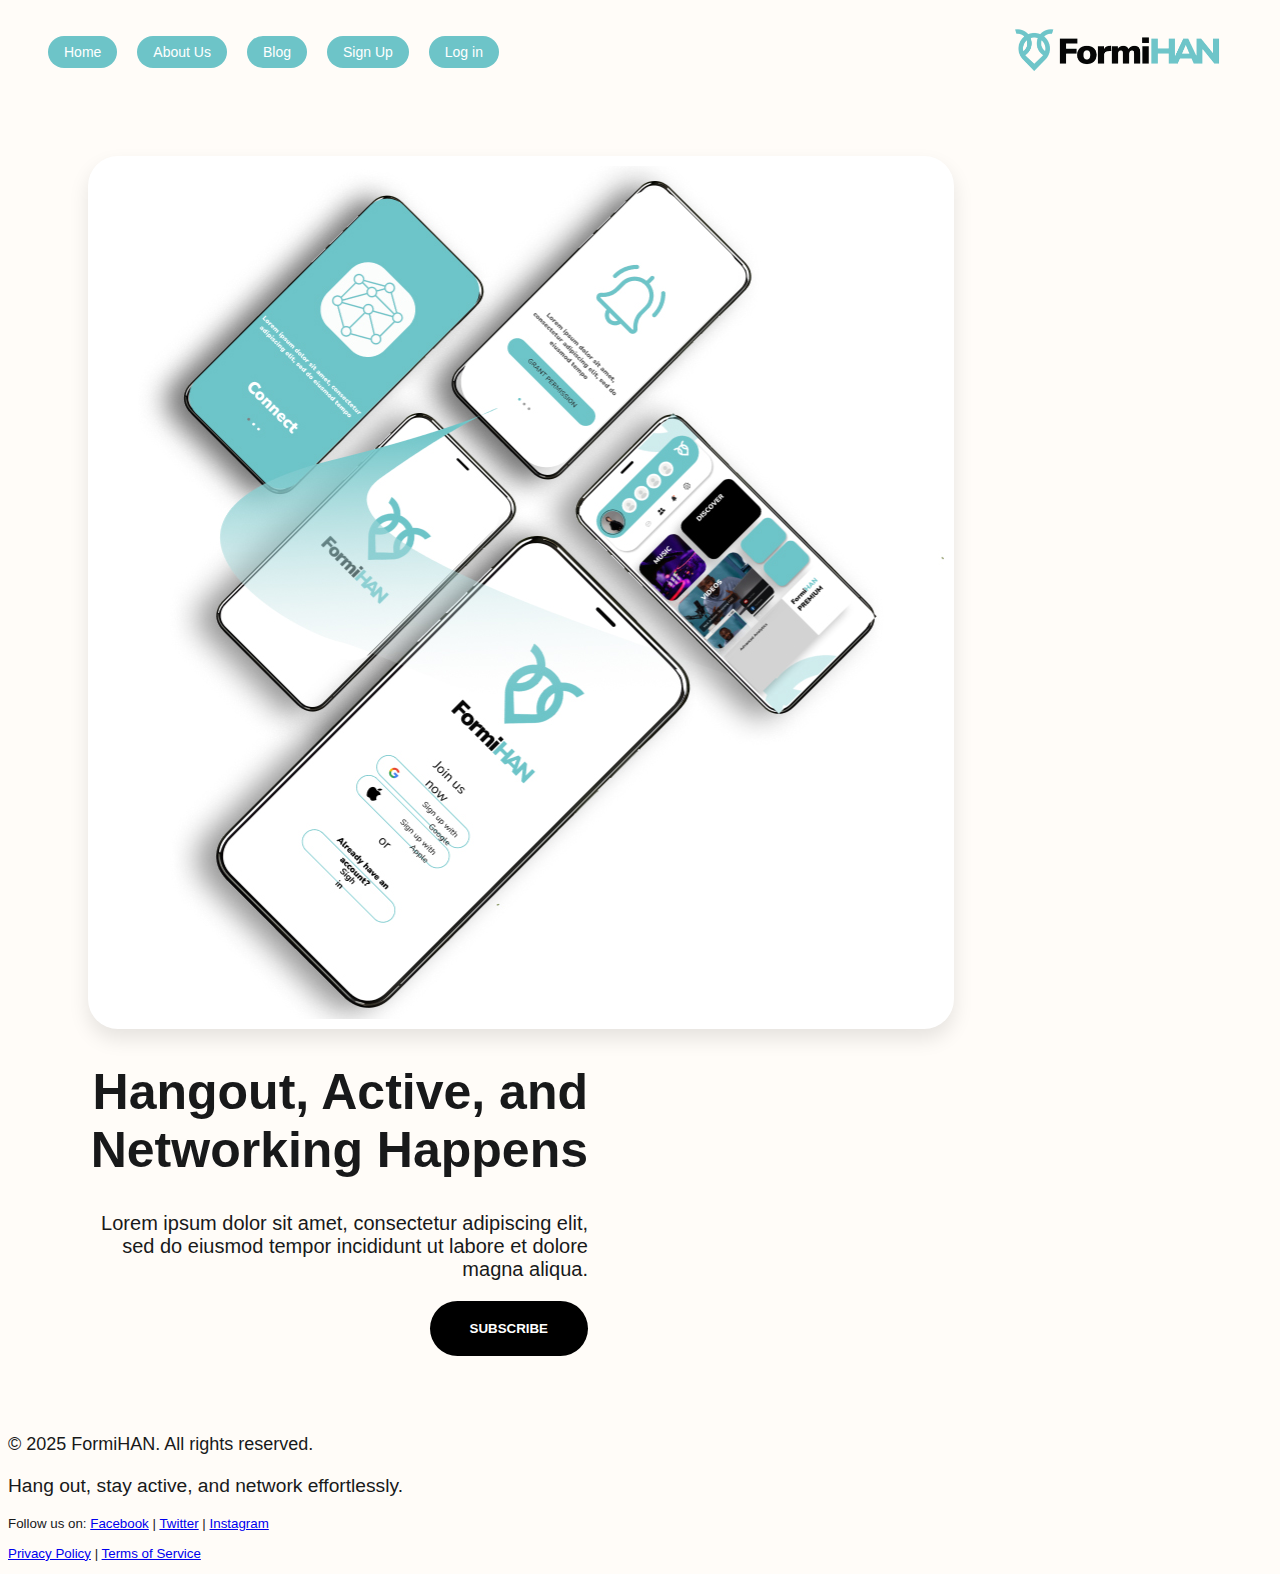
<file: index.html>
<!DOCTYPE html>
<html lang="en">
<head>
    <meta charset="UTF-8">
    <meta name="viewport" content="width=device-width, initial-scale=1.0">
    <title>FormiHAN</title>
    <link rel="stylesheet" href="Home Page - Copy.css">
</head>
<body>
    <header class="header">
         <nav class="header-links">
                <a href="index.html">Home</a>
                <a href="about us.html">About Us</a>
                <a href="Blog.html">Blog</a>
                <a href="midterm.html">Sign Up</a>
                <a href="sign up.html">Log in</a>
    </nav>
     <a href="index.html">
    <img src="logo.png" alt="Logo" class="FormiHAN-logo" />
    </a>
    </header>
    <main class="container">
        <div class="image-phone">
            <img src="phones.jpg" alt="image" class="Phone-image">
        </div>
        <div class="text">
            <h1>Hangout, Active, and Networking Happens</h1>
            <p>Lorem ipsum dolor sit amet, consectetur adipiscing elit, sed do eiusmod tempor incididunt ut labore et dolore magna aliqua.</p>
            <a href="sign up.html">
            <button class="subscribe-button">SUBSCRIBE</button>
            </a>
        </div>
        
    </main>
</body>
<footer>
    <p style="font-size: large;">© 2025 FormiHAN. All rights reserved.</p>
    <p style="font-size: larger;" style="font-weight: bold;">Hang out, stay active, and network effortlessly.</p>
    <p style="font-size: smaller;">
        Follow us on:
        <a href="https://www.facebook.com/watch/?ref=tab">Facebook</a> | <a href="https://x.com/home">Twitter</a> | <a href="https://www.instagram.com/">Instagram</a>
    <br></br>
    <a href="#">Privacy Policy</a> | <a href="#">Terms of Service</a></p>
</footer>

</html>
</file>
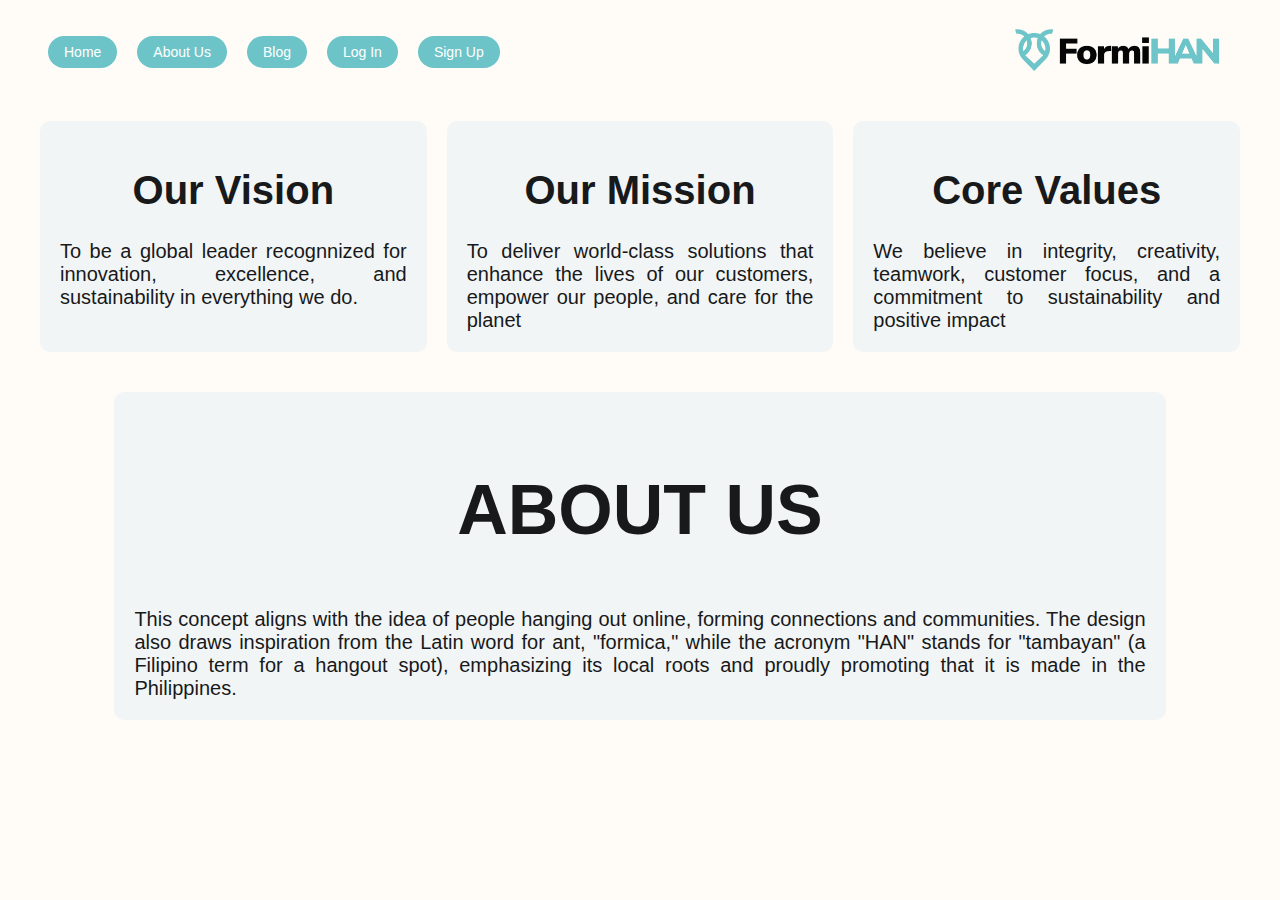
<file: about us.html>
<!DOCTYPE html>
<html lang="en">
<head>
    <meta charset="UTF-8">
    <meta name="viewport" content="width=device-width, initial-scale=1.0">
    <title>FormiHAN</title>
    <link rel="stylesheet" href="about us.css">
</head>
<body>
    <header class="header">
         <nav class="header-links">
                <a href="index.html">Home</a>
                <a href="about us.html">About Us</a>
                <a href="Blog.html">Blog</a>
                <a href="midterm.html">Log In</a>
                <a href="sign up.html">Sign Up</a>
    </nav>
    <a href="index.html">
    <img src="logo.png" alt="Logo" class="FormiHAN-logo" />
    </a>
    </header>
    <main class="container">
            <div class="VMGO">
                <h1>Our Vision</h1>
                <p>To be a global leader recognnized for innovation, excellence, and sustainability in everything we do.</p>
            </div>
            <div class="VMGO">
                <h1>Our Mission</h1>
                <p>To deliver world-class solutions that enhance the lives of our customers, empower our people, and care for the planet</p>
            </div>
            <div class="VMGO">
                <h1>Core Values</h1>
                <p>We believe in integrity, creativity, teamwork, customer focus, and a commitment to sustainability and positive impact</p>
            </div> 
    </main>
    <div class="Aboutus">
        <h2>ABOUT US</h2>
        <p>This concept aligns with the idea of people hanging out online, forming connections and communities. The design also draws inspiration from the Latin word for ant, "formica," while the acronym "HAN" stands for "tambayan" (a Filipino term for a hangout spot), emphasizing its local roots and proudly promoting that it is made in the Philippines.</p>
    </div>
</body>
</html>
</file>
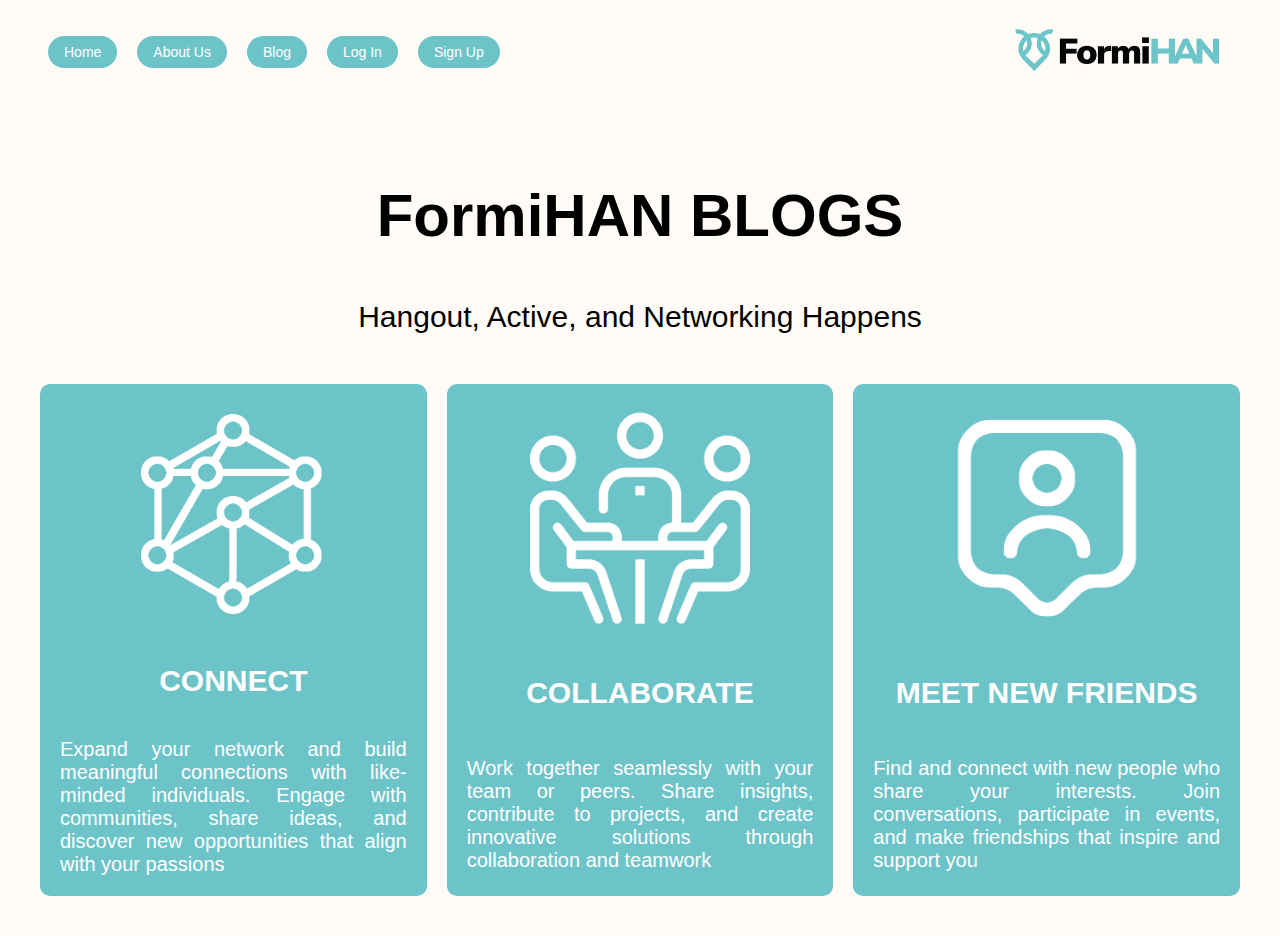
<file: Blog.html>
<!DOCTYPE html>
<html lang="en">
<head>
    <meta charset="UTF-8">
    <meta name="viewport" content="width=device-width, initial-scale=1.0">
    <title>FormiHAN</title>
    <link rel="stylesheet" href="Blog.css">
</head>
<body>
    <header class="header">
         <nav class="header-links">
                <a href="index.html">Home</a>
                <a href="about us.html">About Us</a>
                <a href="Blog.html">Blog</a>
                <a href="Midterm.html">Log In</a>
                <a href="sign up.html">Sign Up</a>
    </nav>
    <a href="index.html">
    <img src="logo.png" alt="Logo" class="FormiHAN-logo" />
    </a>
    </header>
    <div class="BLOGS-MAIN">
        <h2>FormiHAN BLOGS</h2>
        <p>Hangout, Active, and Networking Happens</p>
    </div>
    <main class="container">
            <div class="BLOG">
                <img src="network.png" alt="Network" class="Blog-logo" />
                <h1>CONNECT</h1>
                <p>Expand your network and build meaningful connections with like-minded individuals. Engage with communities, share ideas, and discover new opportunities that align with your passions</p>
            </div>
            <div class="BLOG">
                <img src="meeting.png" alt="Meeting" class="Blog-logo" />
                <h1>COLLABORATE</h1>
                <p>Work together seamlessly with your team or peers. Share insights, contribute to projects, and create innovative solutions through collaboration and teamwork</p>
            </div>
            <div class="BLOG">
                <img src="user 2.png" alt="User" class="Blog-logo" />
                <h1>MEET NEW FRIENDS</h1>
                <p>Find and connect with new people who share your interests. Join conversations, participate in events, and make friendships that inspire and support you</p>
            </div> 
    </main>
</body>
</html>
</file>
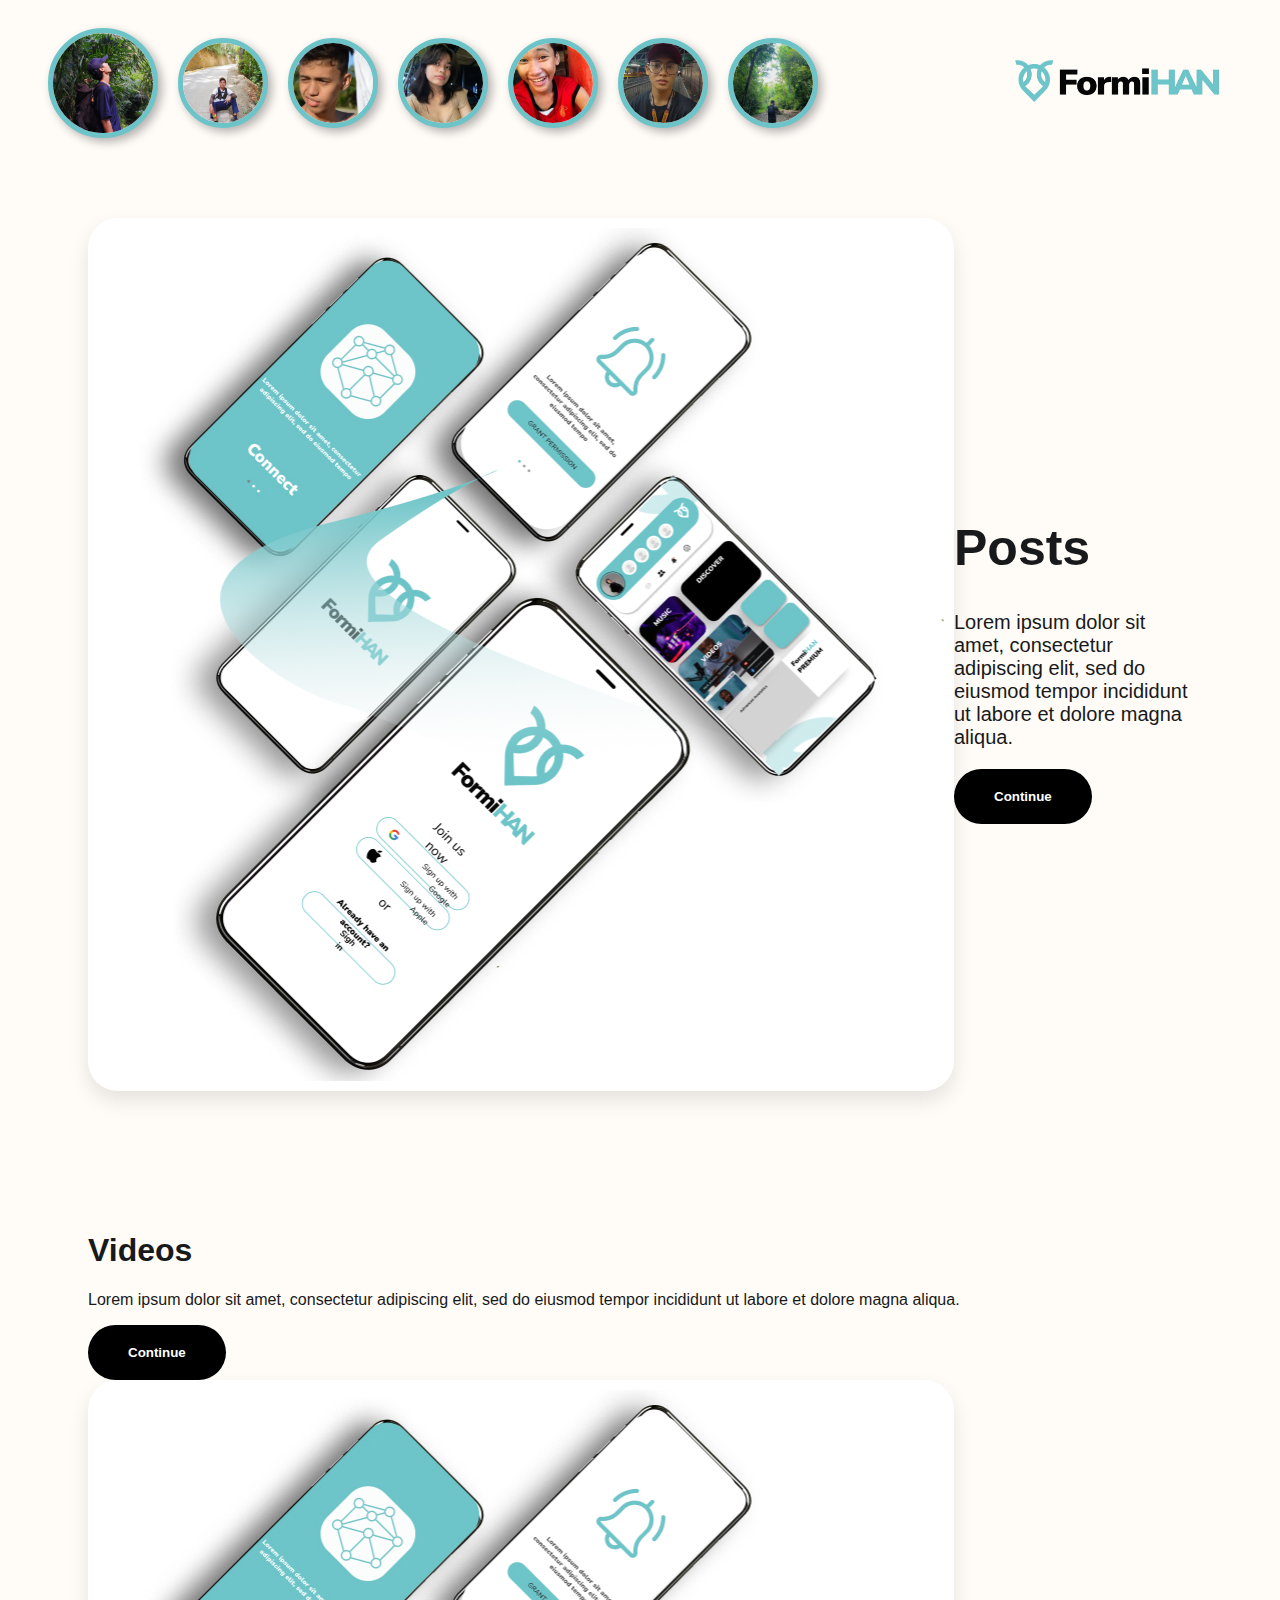
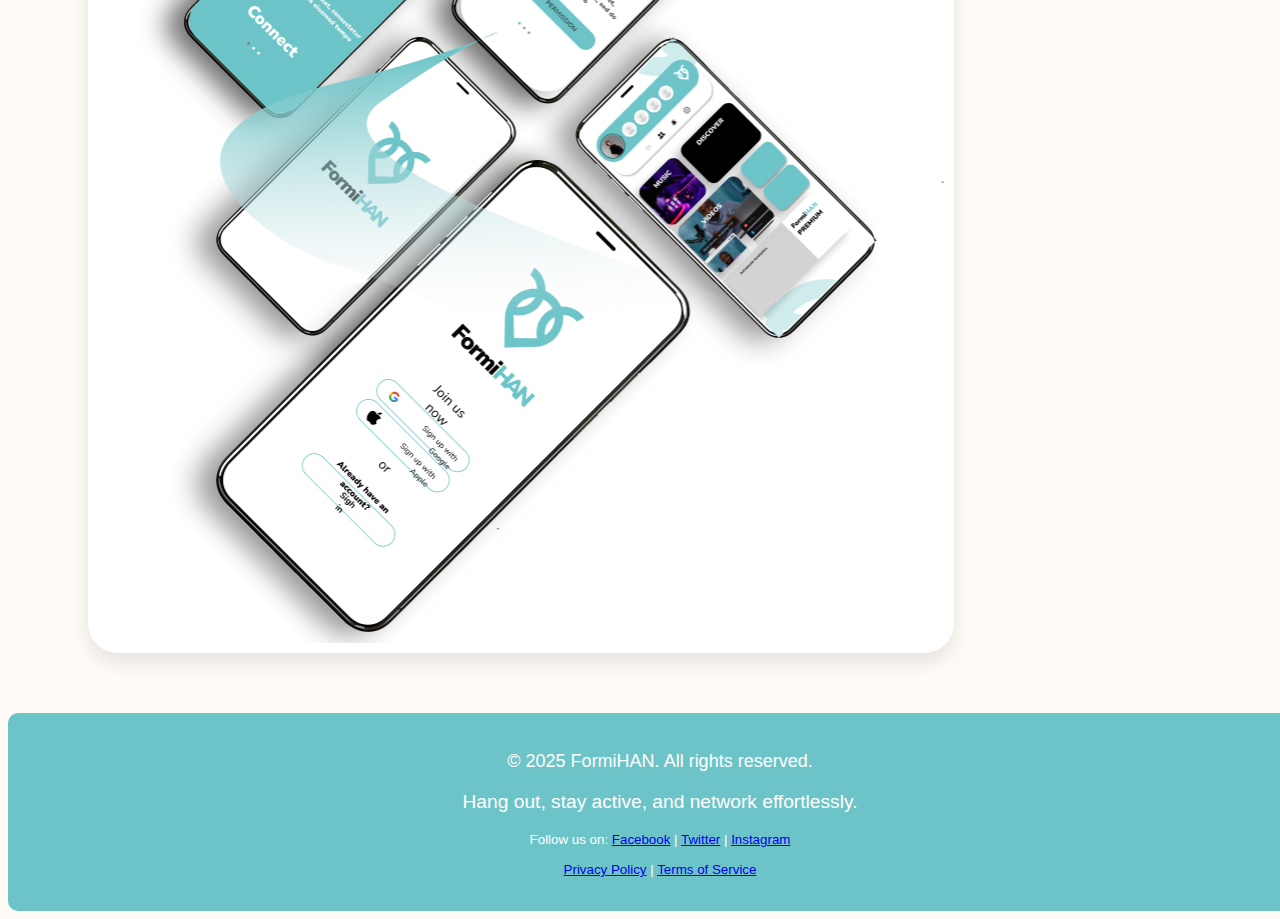
<file: Feeds.html>
<!DOCTYPE html>
<html lang="en">
<head>
    <meta charset="UTF-8">
    <meta name="viewport" content="width=device-width, initial-scale=1.0">
    <title>HOME</title>
    <link rel="stylesheet" href="Feeds.css">
</head>
<body>
    <header class="header">
         <nav class="header-links">
                <div class="circle-L">
                    <img src="rhon profile.jpg" alt="Profile Picture">
                </div>
                <div class="circle">
                    <img src="hernan.jpg" alt="Profile Picture">
                </div>
                <div class="circle">
                    <img src="jovan.jpg" alt="Profile Picture">
                </div>
                <div class="circle">
                    <img src="thea.jpg" alt="Profile Picture">
                </div>
                <div class="circle">
                    <img src="roman.jpg" alt="Profile Picture">
                </div>
                <div class="circle">
                    <img src="Glenn.jpg" alt="Profile Picture">
                </div>
                <div class="circle">
                    <img src="eric.jpg" alt="Profile Picture">
                </div>
    </nav>
     <a href="index.html">
    <img src="logo.png" alt="Logo" class="FormiHAN-logo" />
    </a>
    </header>
    <main class="container">
        <div class="image-phone">
            <img src="phones.jpg" alt="image" class="Phone-image">
        </div>
        <div class="text">
            <h1>Posts</h1>
            <p>Lorem ipsum dolor sit amet, consectetur adipiscing elit, sed do eiusmod tempor incididunt ut labore et dolore magna aliqua.</p>
            <button class="subscribe-button">Continue</button>
        </div> 
    </main>
    <main class="container">
        <div class="text2">
            <h1>Videos</h1>
            <p>Lorem ipsum dolor sit amet, consectetur adipiscing elit, sed do eiusmod tempor incididunt ut labore et dolore magna aliqua.</p>
            <button class="subscribe-button">Continue</button>
        </div> 
         <div class="image-phone2">
            <img src="phones.jpg" alt="image" class="Phone-image">
        </div>
    </main>
</body>
<footer>
    <p style="font-size: large;">© 2025 FormiHAN. All rights reserved.</p>
    <p style="font-size: larger;" style="font-weight: bold;">Hang out, stay active, and network effortlessly.</p>
    <p style="font-size: smaller;">
        Follow us on:
        <a href="https://www.facebook.com/watch/?ref=tab">Facebook</a> | <a href="https://x.com/home">Twitter</a> | <a href="https://www.instagram.com/">Instagram</a>
    <br></br>
    <a href="#">Privacy Policy</a> | <a href="#">Terms of Service</a></p>
</footer>

</html>
</file>
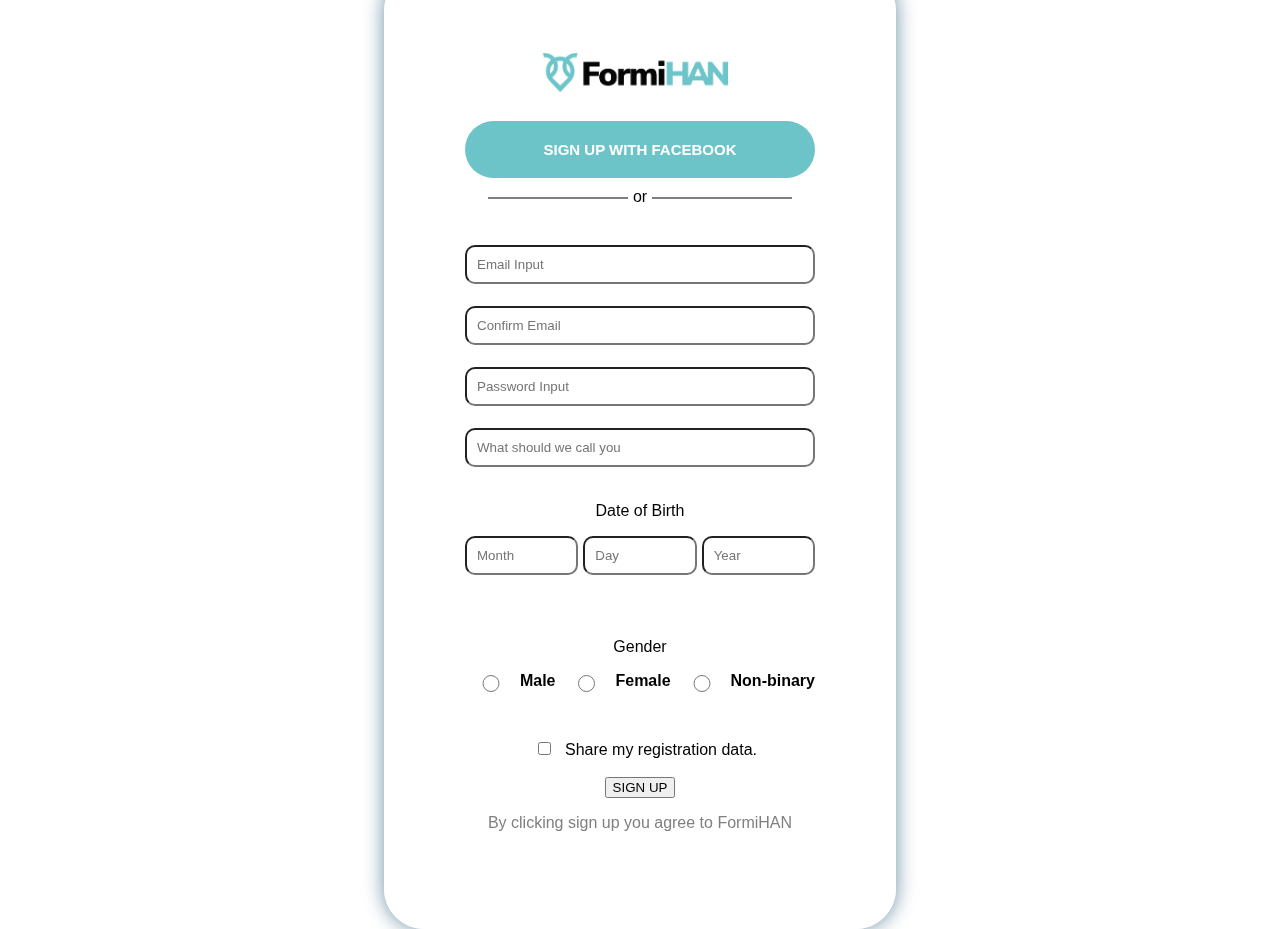
<file: midterm.html>
</html><!DOCTYPE html>
<html lang="en">
<head>
    <meta charset="UTF-8">
    <meta name="viewport" content="width=device-width, initial-scale=1.0">
    <title>SIGN UP</title>
    <link rel="stylesheet" href="midterm.css">
    
</head>
<body>
    <div class="Sign-Up-Container" ">
        <img src="logo.png" alt="FormiHAN" width="200" height="auto" >
        <br></br> 
        <h1> SIGN UP WITH FACEBOOK</h1>
        <div class="divider"><span>or</span></div>
        <br></br>
    <form>
        <label for="Email input"></label>

        <input type="email" id="Email Input" placeholder="Email Input" required>
        <br></br>

        <label for="Confirm email input"></label>
        
        <input type="Email" id="Confirm email input" placeholder="Confirm Email" required>
        <br></br>

        <label for="Password"></label>
       
        <input type="Text" id="Password Input" placeholder="Password Input" required>
        <br></br> 

        <label for="What should we call you"></label>
       
        <input type="Text" id="What should we call you" placeholder="What should we call you" required>

        <br></br> 
    
        <p> Date of Birth</p>
    <div class="dob">
        <input type="Text" id="Month" placeholder="Month" required>
        <input type="Text" id="Day" placeholder="Day" required>
        <input type="Text" id="Year" placeholder="Year" required>
    </div>  
    <br></br>
        <p> Gender </p>
    <div class="dob">
        <input type="radio" name="Gender" required ><label for="Male">Male</label>
        <input type="radio" name="Gender" required ><label for="Female">Female</label>
        <input type="radio" name="Gender" required ><label for="Non-Binary">Non-binary</label>
    </div>
        <br></br>
    <center>
        <input type="checkbox" class="check_box">Share my registration data.
        <br></br> 
    </center>
    <center>
        <a href="index.html" class="btn">
        <button>SIGN UP</button>
        </a>
    </center>
        
    </form>
<footer>
    <p style="color: gray;">By clicking sign up you agree to FormiHAN</p>
</footer>
</div>
</body>
</html>
</file>
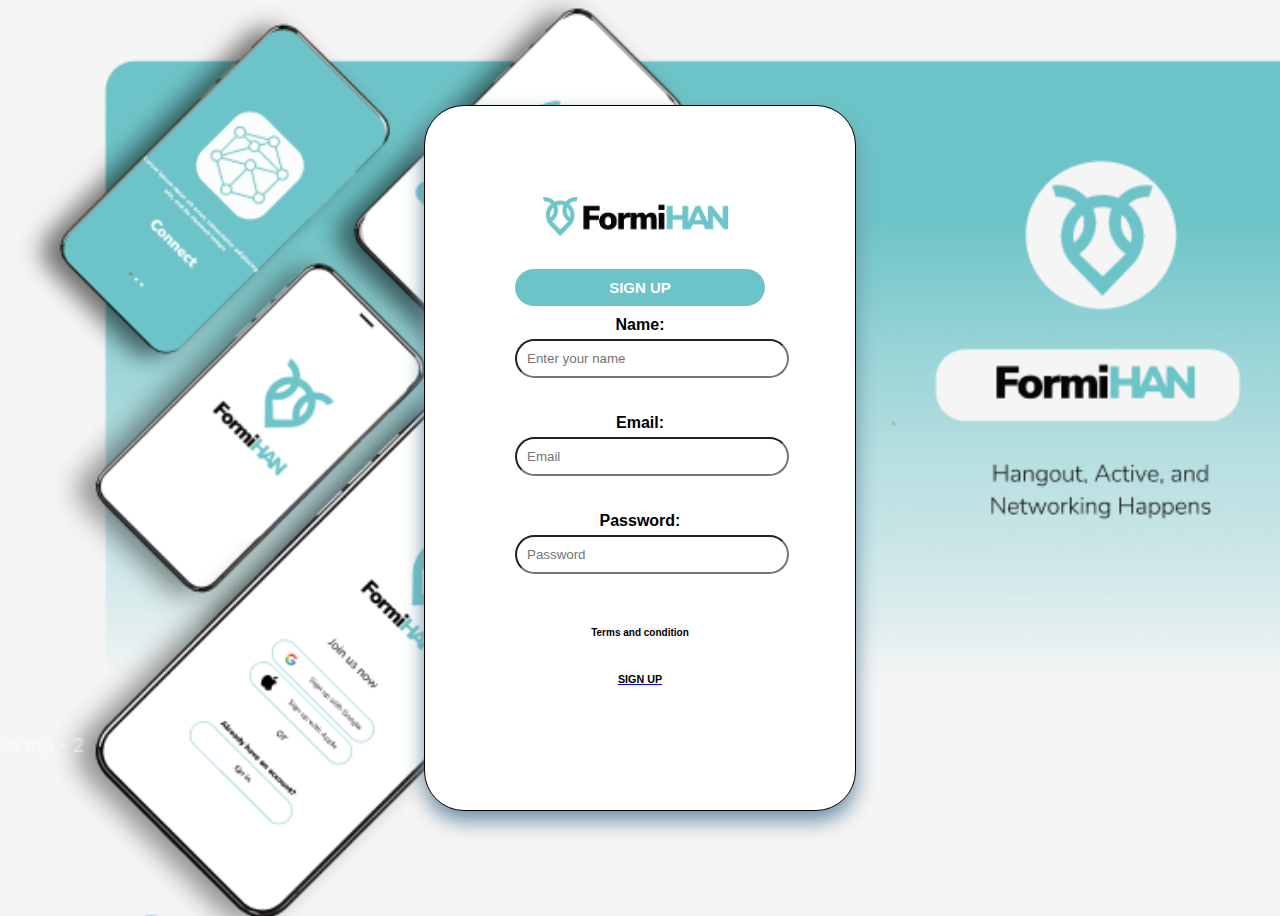
<file: sign up.html>
<!DOCTYPE html>
<html lang="en">
<head>
    <meta charset="UTF-8">
    <meta name="viewport" content="width=device-width, initial-scale=1.0">
    <title>SIGN UP</title>
    <link rel="stylesheet" href="sign upcs.css">
</head>
<body>
    <div class="Sign-Up-Container">
        <a href="index.html">
        <img src="logo.png" alt="FormiHAN" width="200" height="auto" >
    </a>
    <br></br> 
        <h1> SIGN UP</h1>
    <form>
        <label for="Name">Name:</label>

        <input type="Text" id="Name" placeholder="Enter your name" required>
        <br></br>

        <label for="Email">Email:</label>
        
        <input type="Text" id="Email" placeholder="Email" required>
        <br></br>

        <label for="Password">Password:</label>
       
        <input type="Text" id="Password" placeholder="Password" required>
        <br></br>

        <h5>Terms and condition</h5>
        <a href="Feeds.html">
        <h6>SIGN UP</h6>
        </a>
    

    </form>

</div>
</body>
</html>
</file>
<file: Home Page - Copy.css>
body {
    font-family: 'Segoe UI', Tahoma, Geneva, Verdana, sans-serif;
    background-color: #fffcf8;
    color: #18191a;
}

.header {
    display: flex;
    justify-content: space-between;
    align-items: center;
    padding: 20px 40px;
}

.FormiHAN-logo {
    width: 220px;
    height: auto;
}

.header-links {
    display: flex;
    gap: 20px;
}

.header-links a {
    text-decoration: none;
    background-color: #6DC4C8;
    color: #ffffff;
    padding: 8px 16px;
    border-radius: 25px;
    font-weight: 500;
    font-size: 14px;
    transition: background-color 0.2s ease;
}

.header-links a:hover {
    background-color: #e0e0e0;
}
.text {
    text-align: right;
    flex: 1;
    max-width: 500px; /* Controls text width */

}
.text h1 {
    font-size: 50px;
    font-weight: bold;
}

.text p {
    font-size: 20px;
}

.subscribe-button {
    padding: 20px 40px;
    font-weight: bold;
    color: #fff;
    background-color: #000000;
    border: none;
    border-radius: 40px;
    cursor: pointer;
}

.image-phone {
    display: flex;
    flex-wrap: wrap;
    gap: 10px;
    background-color: #ffffff;
    border-radius: 30px;
    box-shadow: 0 10px 20px rgba(0, 0, 0, 0.10);
    display: flex;
    padding: 10px;
}
.container {
    justify-content: space-between;
    display: flex;
    padding: 60px 80px;
    flex-wrap: wrap;
    gap: 0px;
}
</file>
<file: about us.css>
body {
    font-family: 'Segoe UI', Tahoma, Geneva, Verdana, sans-serif;
    background-color: #fffcf8;
    color: #18191a;
}

.header {
    display: flex;
    justify-content: space-between;
    align-items: center;
    padding: 20px 40px;
}

.FormiHAN-logo {
    width: 220px;
    height: auto;
}

.header-links {
    display: flex;
    gap: 20px;
}

.header-links a {
    text-decoration: none;
    background-color: #6DC4C8;
    color: #ffffff;
    padding: 8px 16px;
    border-radius: 25px;
    font-weight: 500;
    font-size: 14px;
    transition: background-color 0.2s ease;
}

.header-links a:hover {
    background-color: #e0e0e0;
}

.container {
    display: flex;
    justify-content: center;
    gap: 20px; 
    width: 100%; 
    max-width: 1200px;
    margin: 25px auto 40px auto;
  }
  
  .VMGO {
    width: 30%;
    border-radius: 10px; 
    padding: 20px;
    background-color: #f2f5f6;  

  }
  
  p {
    margin: 0;
    text-align: justify;
    font-size: 20px;
  }

h1 {
    font-size: 40px;
    font-weight: bold;
    text-align: center;
}

h2 {
    font-size: 70px;
    font-weight: bold;
    text-align: center;
}
.Aboutus {
    width: 80%;
    max-width: 1200px;
    margin: 25px auto 40px auto;
    padding: 20px;
    background-color: #f2f5f6;  
    border-radius: 10px; 
}
.Aboutus p {
    text-align: justify;
    font-size: 20px;
   
}
</file>
<file: Blog.css>
body {
    font-family: 'Segoe UI', Tahoma, Geneva, Verdana, sans-serif;
    background-color: #fffcf8;
    color: #ffffff;
}

.header {
    display: flex;
    justify-content: space-between;
    align-items: center;
    padding: 20px 40px;
}

.FormiHAN-logo {
    width: 220px;
    height: auto;
}

.header-links {
    display: flex;
    gap: 20px;
}

.header-links a {
    text-decoration: none;
    background-color: #6DC4C8;
    color: #ffffff;
    padding: 8px 16px;
    border-radius: 25px;
    font-weight: 500;
    font-size: 14px;
    transition: background-color 0.2s ease;
}

.header-links a:hover {
    background-color: #e0e0e0;
}

.container {
    display: flex;
    justify-content: center;
    gap: 20px; 
    width: 100%; 
    max-width: 1200px;
    margin: 25px auto 40px auto;
  }
  
  .BLOG {
    width: 30%;
    border-radius: 10px; 
    padding: 20px;
    background-color: #6DC4C8;
    display: flex;
    justify-content: center;
    align-items: center;
    gap: 20px; /* Space between logos */
    flex-wrap: wrap; /* Ensures responsiveness */

  }
  
  p {
    margin: 0;
    text-align: justify;
    font-size: 20px;
  }

h1 {
    font-size: 30px;
    font-weight: bold;
    text-align: center;
}

h2 {
    font-size: 60px;
    font-weight: bold;
    text-align: center;
}
.BLOGS-MAIN {
    color: black;
    width: 80%;
    max-width: 1200px;
    margin: 25px auto 40px auto;
    padding: 10px;
}
.BLOGS-MAIN p {
    text-align: center;
    font-size: 30px;
   
}
.Blog-logo {
    align-items: center;
    width: 220px;
    height: auto;
}
</file>
<file: Feeds.css>
body {
    font-family: 'Segoe UI', Tahoma, Geneva, Verdana, sans-serif;
    background-color: #fffcf8;
    color: #18191a;
}

.header {
    display: flex;
    justify-content: space-between;
    align-items: center;
    padding: 20px 40px;
}

.FormiHAN-logo {
    width: 220px;
    height: auto;
}
.circle-L img {
    width: 100%;
    height: 100%;
    object-fit: cover;
}
.circle-L {
    width: 100px;
    height: 100px;
    background: #ffffff;
    border-radius: 50%;
    box-shadow: 4px 4px 10px rgba(0, 0, 0, 0.3);
    stroke: #6dc4c8;
    overflow: hidden;
    border: 5px solid #6dc4c8;
}
.circle {
    width: 80px;
    height: 80px;
    background: #ffffff;
    border-radius: 50%;
    box-shadow: 4px 4px 10px rgba(0, 0, 0, 0.3);
    stroke: #6dc4c8;
    overflow: hidden;
    border: 5px solid #6dc4c8;
}
.circle img {
    width: 100%;
    height: 100%;
    object-fit: cover;
}

.header-links {
    align-items: center;
    display: flex;
    gap: 20px;
}

.header-links a {
    text-decoration: none;
    background-color: #6dc4c8;
    color: #ffffff;
    padding: 8px 16px;
    border-radius: 25px;
    font-weight: 500;
    font-size: 14px;
    transition: background-color 0.2s ease;
}

.header-links a:hover {
    background-color: #e0e0e0;
}
.text {
    text-align: right;
    flex: 1;
    max-width: 500px;
}
.text {
    text-align: left;
    flex: 1;
    max-width: 500px;
}
.text h1 {
    font-size: 50px;
    font-weight: bold;
}

.text p {
    font-size: 20px;
}

.subscribe-button {
    padding: 20px 40px;
    font-weight: bold;
    color: #fff;
    background-color: #000000;
    border: none;
    border-radius: 40px;
    cursor: pointer;
}

.image-phone {
    display: flex;
    flex-wrap: wrap;
    gap: 10px;
    background-color: #ffffff;
    border-radius: 30px;
    box-shadow: 0 10px 20px rgba(0, 0, 0, 0.10);
    display: flex;
    padding: 10px;
}

.image-phone2 {
    display: flex;
    flex-wrap: wrap;
    gap: 10px;
    background-color: #ffffff;
    border-radius: 30px;
    box-shadow: 0 10px 20px rgba(0, 0, 0, 0.10);
    display: flex;
    padding: 10px;
    justify-content: right;
}
.container {
    justify-content: space-between;
    display: flex;
    padding: 60px 80px;
    flex-wrap: wrap;
    gap: 0px;
    align-items: center;
}
.container2 {
    justify-content: space-between;
    display: flex;
    padding: 60px 80px;
    flex-wrap: wrap;
    gap: 0px;
    align-items: right;
}
footer{
    background-color: #6dc4c8;
    padding: 20px;
    text-align: center;
    color: white;
    border-radius: 10px;
    width: 100%;
    position: relative;
    bottom: 0;

}
</file>
<file: midterm.css>
body {
    display: flex;
    justify-content: center;
    align-items: Center;
    background-color: rgba(255, 255, 255, 0.6);
    font-family: Verdana, Geneva, Tahoma, sans-serif;
    background-size:cover;
    fill-opacity: 0.5;
    }


.divider span::before,
.divider span::after {
    content: "";
    display: inline-block;
    width: 40%;
    height: 2px;
    vertical-align: middle;
    background-color: gray;
    margin: 0 5px;
}

.Sign-Up-Container {
        background: radial-gradient(rgba 0, 0, 0, 0), (rgba 255, 255, 255, 0.6 );
        padding: 80px;
        border-radius: 40px;
        box-shadow: 0px 0px 20px rgb(109, 144, 166);
        text-align: center;
        width: 350px;
        backdrop-filter: blur(15px);
        border: solid 1px #ffffff;
    }
h1 {
    font-size: 15px;
    padding: 20px;
    border-radius: 30px;
    background-color: rgba(109, 196, 200, 1);
    color: rgb(255, 255, 255);
    font-weight: bold;
    text-align: center;
    cursor: pointer;
    transition: transform 0.1s ease, box-shadow 0.1s ease;
}

h1:hover {
    transform: scale(1.05);
    box-shadow: 0 10px 15px rgba(0, 0, 0, 0.2);
}

h2 {
    text-align: center;
}
label {
    display: block;
    margin-bottom: 3px;
    font-weight: bold;
    text-align: center;
}
p {
    text-align: center;
}
form {
    text-align: right;
}

.button {
    font-size: 10px;
    padding: 15px 100px;
    border-radius: 30px;
    background-color: rgba(109, 196, 200, 1);
    color: rgb(255, 255, 255);
    font-weight: bold;
    text-align: center;
    cursor: pointer;
    transition: transform 0.1s ease, box-shadow 0.1s ease;
}

button:hover {
    transform: scale(1.05);
    box-shadow: 0 10px 15px rgba(0, 0, 0, 0.2);

}

input {
    width: 100%;
    border-radius: 10px;
    padding: 10px;
    margin-bottom: 1px;

}
.dob {
    display: flex;
    gap: 5px;
    margin-bottom: 10px ;
}
.dob input {
    flex: 1;
    padding: 10px;
}

.check_box {
    display: center;
    width: 10%;
    border-radius: 10px;
    padding: 10px;
}

.check_box {
    align-content: center;
    display: left;
    width: 10%;
    border-radius: 30px;
    padding: 10px;
}
</file>
<file: sign upcs.css>
body {
    display: flex;
    justify-content: center;
    align-items: center;
    height: 100vh;
    background-color: rgba(109,196,200,0.6);
    font-family: Verdana, Geneva, Tahoma, sans-serif;
    background-image: url("Screenshot 2025-04-06 103601.png");
    background-size:cover;
    fill-opacity: 0.5;
    flex-direction: column;
    }

.Sign-Up-Container {
        background-color: #ffffff;
        background: radial-gradient(rgba 0, 0, 0, 0), (rgba 255, 255, 255, 0.6 );
        padding: 90px;
        border-radius: 40px;
        box-shadow: 0px 10px 20px rgb(109, 144, 166);
        text-align: center;
        width: 250px;
        border: solid 1px #000000;
        margin: auto;
    }
h1 {
    font-size: 15px;
    padding: 10px;
    border-radius: 30px;
    background-color: rgba(109, 196, 200, 1);
    color: rgb(255, 255, 255);
    font-weight: bold;
    text-align: center;
    cursor: pointer;
    transition: transform 0.1s ease, box-shadow 0.1s ease;

}
h6 {
    text-align: center;
}
label {
    display: block;
    margin-bottom: 5px;
    font-weight: bold;
    text-align: center;
}
form {
    text-align: center;
}


h5 {
    font-size: 10px;
    text-align: center;
}

h6 {
    padding: 10px;
    border-radius: 20px;
    background-color: #ffffff;
    color: black;
    font-weight: bold;
    text-align: center;
}

input {
    width: 100%;
    display: block;
    border-radius: 20px;
    padding: 10px;
    -webkit-text-stroke-color: aqua;
    justify-content: center;

}
</file>
